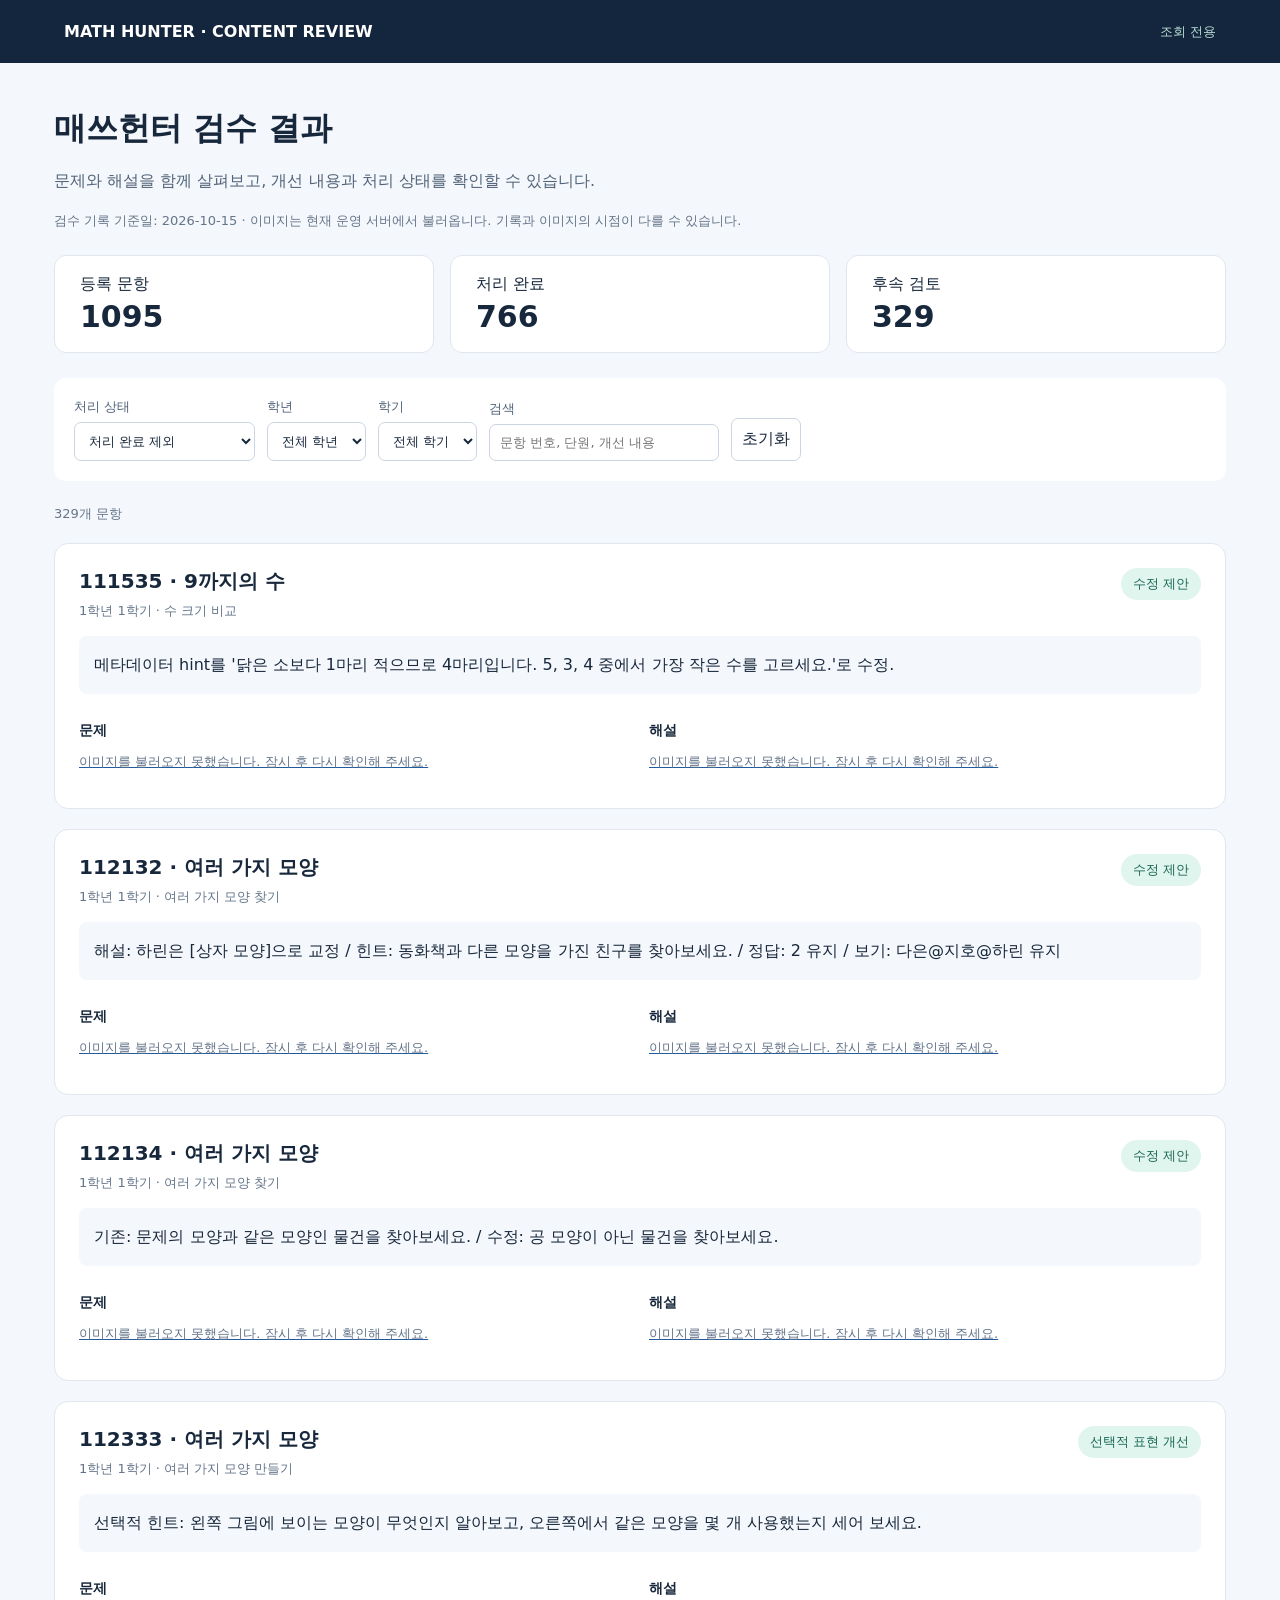
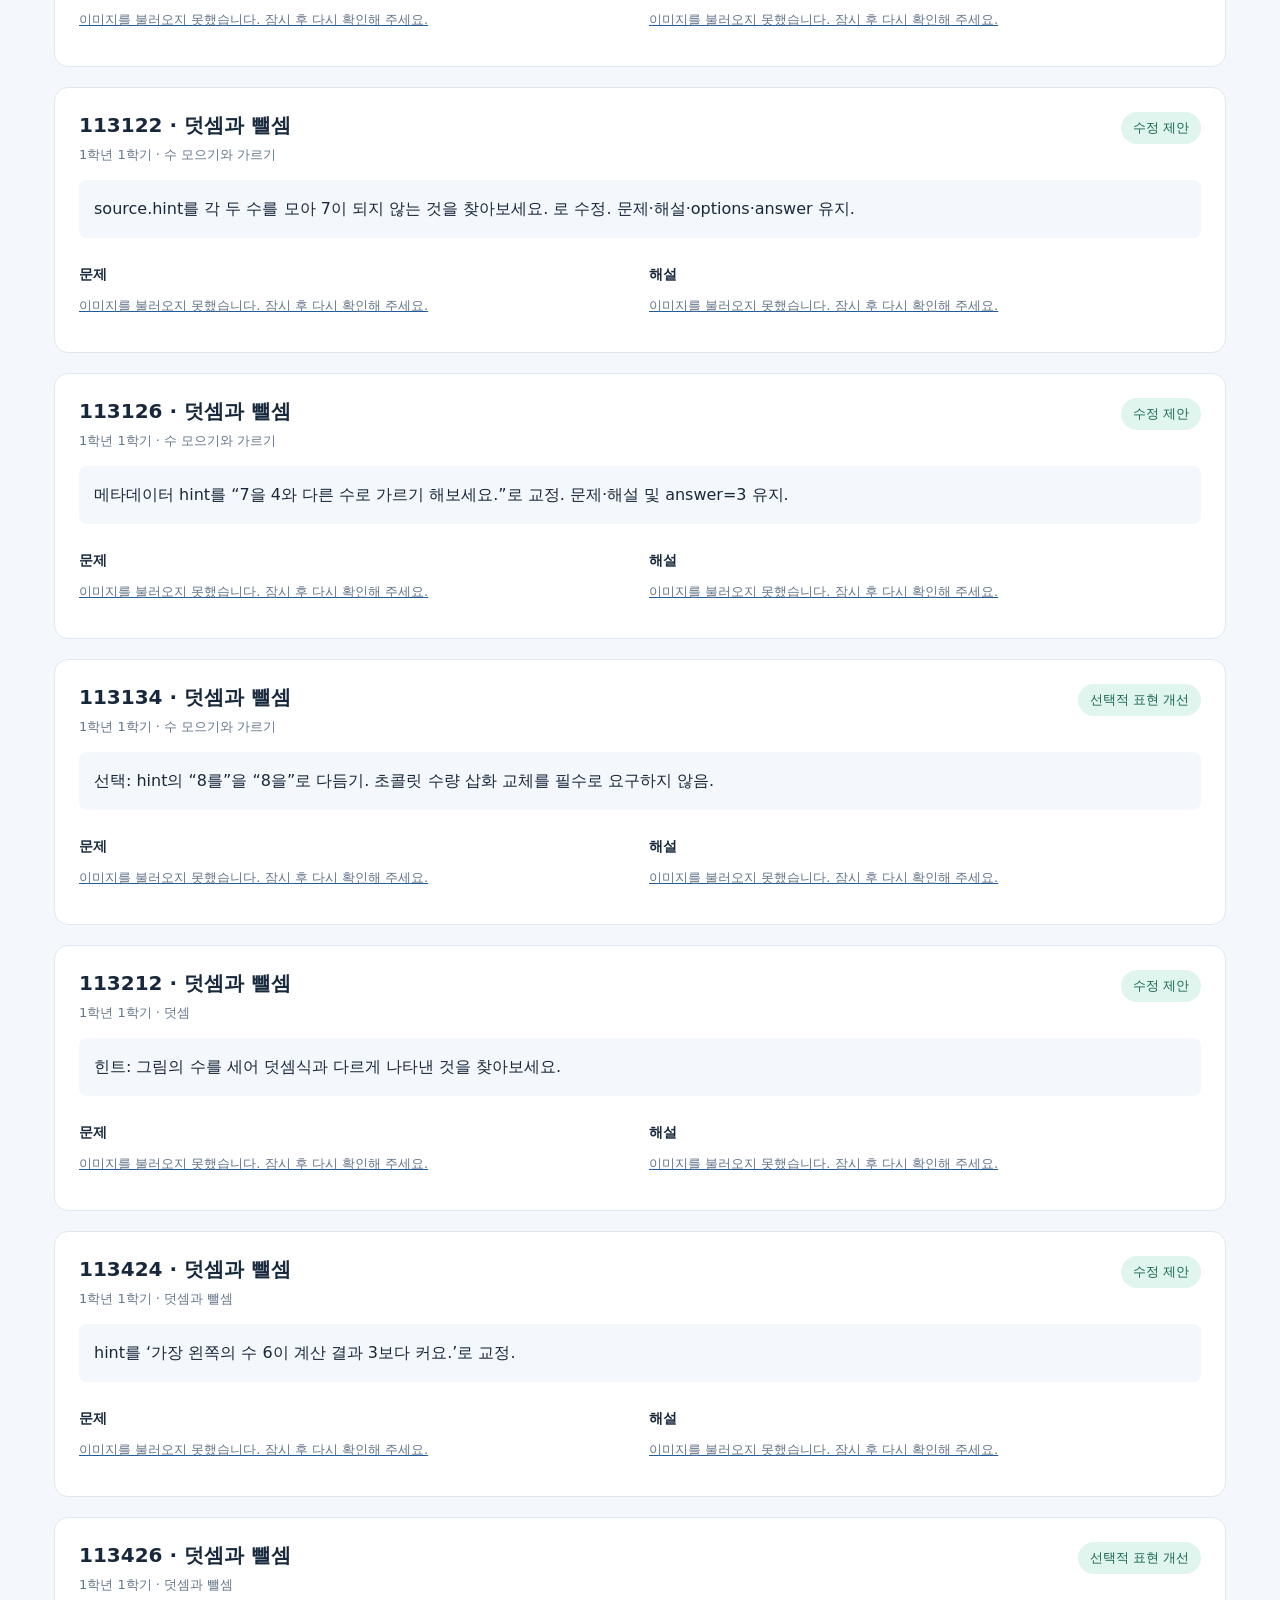
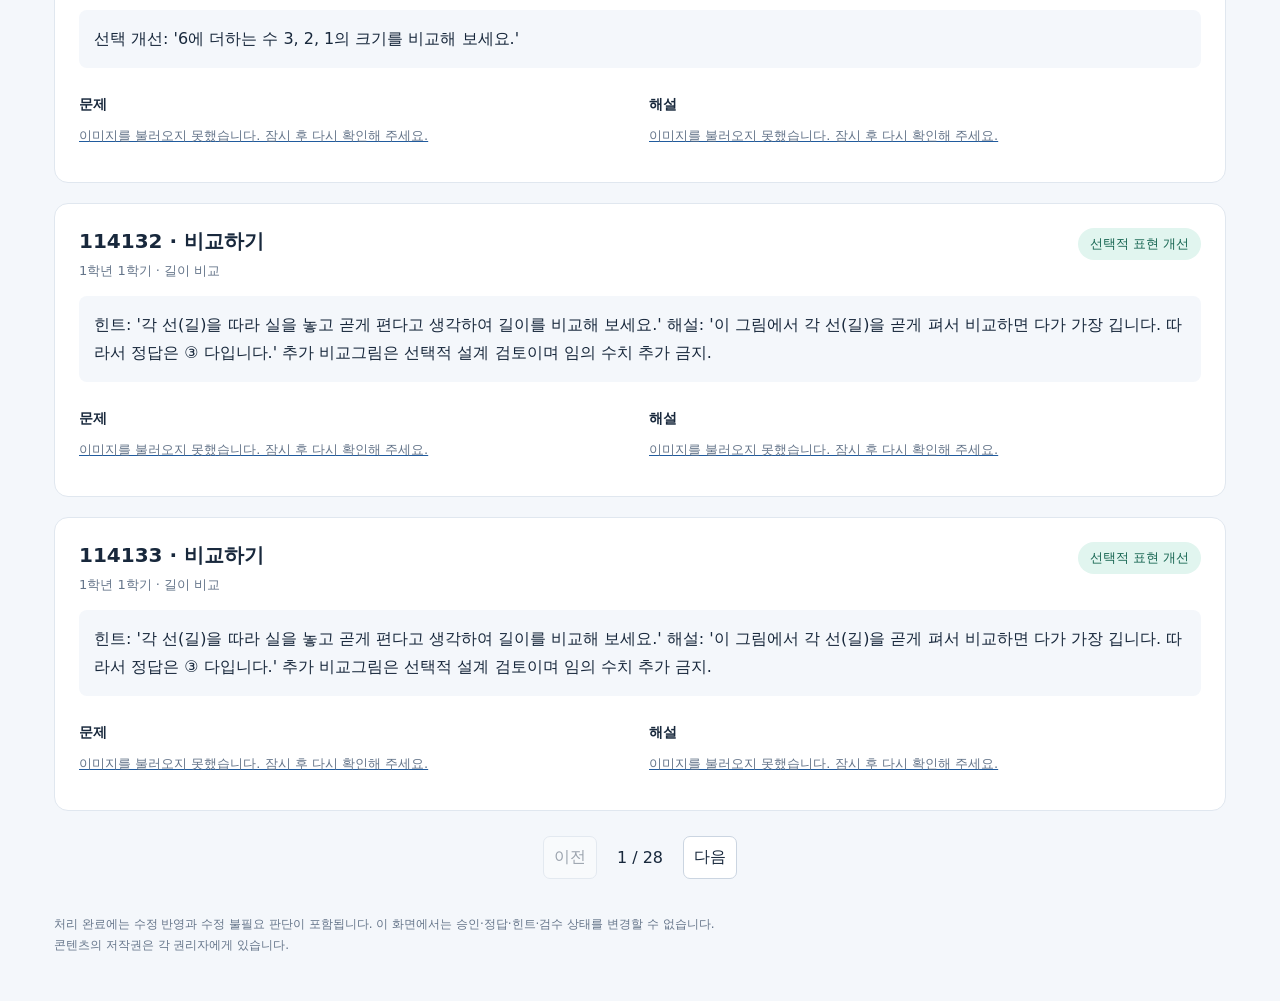
<file: index.html>
<!doctype html>
<html lang="ko"><head><meta charset="utf-8"><meta name="viewport" content="width=device-width,initial-scale=1"><title>매쓰헌터 검수 결과</title><script defer src="data.js?v=b6bea7e2ffad570b"></script>
<style>
:root{font-family:system-ui,-apple-system,"Malgun Gothic",sans-serif;color:#18283c;background:#f4f7fb}*{box-sizing:border-box}body{margin:0}header{background:#14263d;color:white;padding:22px 5%;display:flex;justify-content:space-between;align-items:center}header small{color:#b7ddd5}main{max-width:1220px;margin:44px auto;padding:0 24px}h1{font-size:32px;margin-bottom:12px}.intro{color:#516379;line-height:1.8}.stats{display:flex;gap:16px;margin:25px 0}.stat{background:white;padding:18px 25px;border:1px solid #e0e7ef;border-radius:12px;flex:1}.stat b{font-size:30px;display:block;margin-top:4px}.filters{display:flex;flex-wrap:wrap;gap:12px;align-items:end;background:white;padding:20px;border-radius:12px;margin:24px 0}label{display:grid;gap:6px;font-size:13px;color:#516379}select,input,button{font:inherit;border:1px solid #cbd5e1;padding:10px;border-radius:7px;background:white;color:#18283c}button{cursor:pointer}input{min-width:230px}.card{background:white;margin:20px 0;padding:24px;border:1px solid #e0e7ef;border-radius:14px}.head{display:flex;justify-content:space-between;gap:15px}.head h2{font-size:20px;margin:0 0 7px}.meta{font-size:13px;color:#65758a}.tag{align-self:start;border-radius:20px;background:#e1f5ef;color:#176652;padding:7px 12px;font-size:13px;white-space:nowrap}.tag.pending{background:#fff1d4;color:#865a12}.summary{white-space:pre-line;line-height:1.75;background:#f4f7fb;padding:15px;border-radius:8px}.pictures{display:grid;grid-template-columns:1fr 1fr;gap:18px}figure{margin:0;min-width:0}figcaption{font-size:14px;font-weight:700;margin:12px 0}img{display:block;width:100%;height:auto;background:#fafafa;border:1px solid #e4e9ef;border-radius:8px}a{color:#205b9e}footer{font-size:12px;line-height:1.8;color:#65758a;margin:35px 0}.empty{padding:40px;text-align:center;color:#65758a}.notice{font-size:13px;color:#65758a}.pager{display:flex;align-items:center;justify-content:center;gap:20px;margin:25px}button:disabled{opacity:.4;cursor:default}:focus-visible{outline:3px solid #59b5a6;outline-offset:2px}@media(max-width:700px){main{padding:0 15px;margin-top:25px}.pictures{grid-template-columns:1fr}.stats{gap:8px}.stat{padding:13px}.stat b{font-size:23px}.head{flex-direction:column}.filters label{flex:1}input{min-width:160px}h1{font-size:27px}}
</style></head><body><header><strong>MATH HUNTER · CONTENT REVIEW</strong><small>조회 전용</small></header><main><h1>매쓰헌터 검수 결과</h1><p class="intro">문제와 해설을 함께 살펴보고, 개선 내용과 처리 상태를 확인할 수 있습니다.</p><p class="notice">검수 기록 기준일: <span id="date"></span> · 이미지는 현재 운영 서버에서 불러옵니다. 기록과 이미지의 시점이 다를 수 있습니다.</p><section class="stats" aria-label="검수 현황"><div class="stat">등록 문항<b id="total"></b></div><div class="stat">처리 완료<b id="done"></b></div><div class="stat">후속 검토<b id="pending"></b></div></section><section class="filters" aria-label="검색 필터"><label>처리 상태<select id="status"><option value="active" selected>처리 완료 제외</option><option value="all">전체</option><option value="completed">처리 완료</option><option value="pending">검토 대기</option><option value="correction">수정 제안</option><option value="optional">선택적 표현 개선</option><option value="uncertain">판단 보류</option><option value="json-hold">JSON 수정 보류 · 7문항</option></select></label><label>학년<select id="grade"><option value="">전체 학년</option></select></label><label>학기<select id="semester"><option value="">전체 학기</option><option value="1">1학기</option><option value="2">2학기</option></select></label><label>검색<input id="search" type="search" placeholder="문항 번호, 단원, 개선 내용"></label><button id="reset" type="button">초기화</button></section><p id="count" class="meta" aria-live="polite"></p><section id="cards" aria-label="검수 결과 목록"></section><nav class="pager" aria-label="페이지 이동"><button id="prev" type="button">이전</button><span id="page"></span><button id="next" type="button">다음</button></nav><footer>처리 완료에는 수정 반영과 수정 불필요 판단이 포함됩니다. 이 화면에서는 승인·정답·힌트·검수 상태를 변경할 수 없습니다.<br>콘텐츠의 저작권은 각 권리자에게 있습니다.</footer></main>
<script>
document.addEventListener('DOMContentLoaded',()=>{
 const $=id=>document.getElementById(id),data=window.REVIEW_DATA,rows=data.records;let page=0;const size=12;
 const esc=s=>String(s??'').replace(/[&<>"']/g,c=>({'&':'&amp;','<':'&lt;','>':'&gt;','"':'&quot;',"'":'&#39;'}[c]));
 $('date').textContent=data.date;$('total').textContent=rows.length;$('done').textContent=rows.filter(r=>r.state==='completed').length;$('pending').textContent=rows.filter(r=>r.state!=='completed').length;
 for(const g of [...new Set(rows.map(r=>r.grade))].sort()){const o=document.createElement('option');o.value=g;o.textContent=g+'학년';$('grade').append(o);}
 function render(){const query=$('search').value.trim().toLowerCase();const filtered=rows.filter(r=>($('status').value==='all'||($('status').value==='active'&&r.state!=='completed')||r.state===$('status').value||($('status').value==='json-hold'&&r.category==='json-hold'))&&(!$('grade').value||String(r.grade)===$('grade').value)&&(!$('semester').value||String(r.semester)===$('semester').value)&&(!query||[r.code,r.index,r.unitTitle,r.lessonTitle,r.summary].join(' ').toLowerCase().includes(query)));const pages=Math.max(1,Math.ceil(filtered.length/size));page=Math.min(page,pages-1);$('count').textContent=filtered.length+'개 문항';$('page').textContent=(page+1)+' / '+pages;$('prev').disabled=page===0;$('next').disabled=page>=pages-1;
 $('cards').innerHTML=filtered.slice(page*size,(page+1)*size).map(r=>`<article class="card"><div class="head"><div><h2>${esc(r.code)} · ${esc(r.unitTitle)}</h2><div class="meta">${r.grade}학년 ${r.semester}학기 · ${esc(r.lessonTitle)}</div></div><span class="tag ${r.state}">${esc(({completed:'처리 완료',pending:r.category==='업로드 대기'?'업로드 대기':'검토 대기',correction:'수정 제안',optional:'선택적 표현 개선',uncertain:'판단 보류'})[r.state])}</span></div><p class="summary">${esc(r.summary)}</p>${r.candidateUrl?`<p><a href="${esc(r.candidateUrl)}" target="_blank" rel="noopener noreferrer">Figma 교정본 검토하기</a> · 아래 이미지는 현재 운영 이미지입니다.</p>`:""}<div class="pictures">${[['q','문제'],['a','해설']].map(([key,label])=>`<figure><figcaption>${label}</figcaption><a href="${esc(r[key])}?v=${encodeURIComponent(data.date+'-'+r.state)}" target="_blank" rel="noopener noreferrer" aria-label="${esc(r.code)} ${label} 크게 보기"><img loading="lazy" src="${esc(r[key])}?v=${encodeURIComponent(data.date+'-'+r.state)}" alt="${esc(r.code)} ${label}"></a></figure>`).join('')}</div>${r.comparison?`<h3>해설 수정 전후</h3><div class="pictures">${[["before","수정 전"],["after","수정 후 · 서버 반영 확인본"]].map(([key,label])=>`<figure><figcaption>${label}</figcaption><a href="${esc(r.comparison[key])}" target="_blank" rel="noopener noreferrer"><img loading="lazy" src="${esc(r.comparison[key])}" alt="${esc(r.code)} ${label}"></a></figure>`).join("")}</div>`:""}</article>`).join('')||'<p class="empty">검색 조건에 맞는 문항이 없습니다.</p>';
 for(const img of $('cards').querySelectorAll('img'))img.addEventListener('error',()=>{const p=document.createElement('p');p.className='notice';p.textContent='이미지를 불러오지 못했습니다. 잠시 후 다시 확인해 주세요.';img.replaceWith(p);},{once:true});}
 for(const id of ['status','grade','semester','search'])$(id).addEventListener(id==='search'?'input':'change',()=>{page=0;render();});$('reset').onclick=()=>{$('status').value='active';$('grade').value='';$('semester').value='';$('search').value='';page=0;render();};$('prev').onclick=()=>{page--;render();};$('next').onclick=()=>{page++;render();};const params=new URLSearchParams(location.search);for(const id of ['grade','semester','status','search'])if(params.has(id))$(id).value=params.get(id);render();
});
</script></body></html>
</file>
